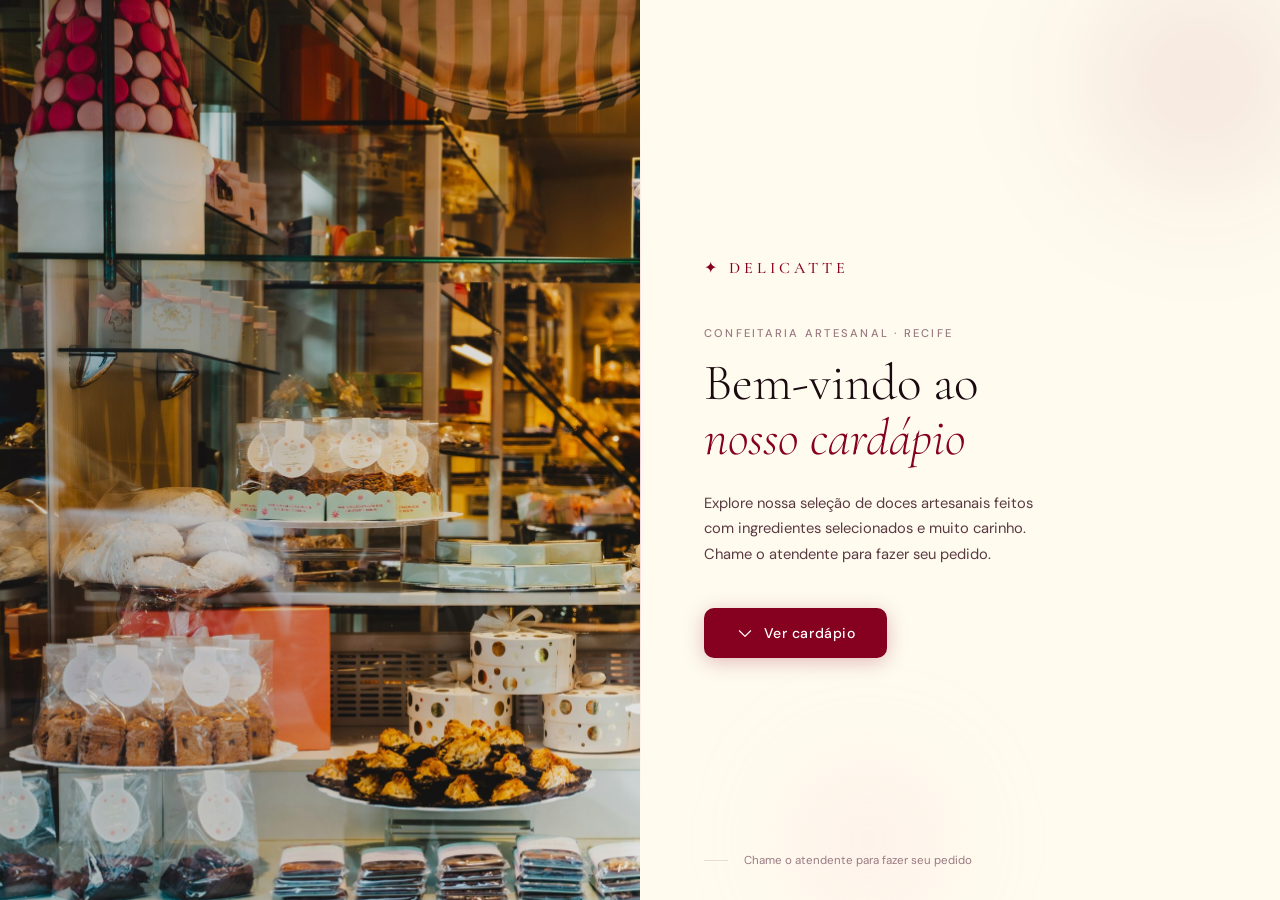
<file: index.html>
<!DOCTYPE html>
<html lang="pt-BR">
<head>
  <meta charset="UTF-8" />
  <meta name="viewport" content="width=device-width, initial-scale=1.0" />
  <title>Delicatte — Bem-vindo</title>
  <link rel="stylesheet" href="css/capa.css" />
  <link rel="preconnect" href="https://fonts.googleapis.com" />
  <link rel="preconnect" href="https://fonts.gstatic.com" crossorigin />
  <link href="https://fonts.googleapis.com/css2?family=Cormorant+Garamond:ital,wght@0,300;0,400;0,600;1,300;1,400&family=DM+Sans:opsz,wght@9..40,300;9..40,400;9..40,500&display=swap" rel="stylesheet" />
</head>
<body>

  <div class="capa">

    <figure class="capa-imagem">
      <img src="assets/img/about.jpg" alt="Vitrine da Delicatte Confeitaria" />
    </figure>

    <main class="capa-conteudo">
      <!-- Efeito decorativo de luz — sem significado semântico -->
      <div class="capa-lights" aria-hidden="true"></div>

      <div class="capa-inner">
        <p class="capa-logo">
          <span aria-hidden="true">✦</span>
          Delicatte
        </p>

        <p class="capa-eyebrow">Confeitaria artesanal · Recife</p>
        <h1 class="capa-titulo">
          Bem-vindo ao
          <em>nosso cardápio</em>
        </h1>

        <p class="capa-desc">
          Explore nossa seleção de doces artesanais feitos
          com ingredientes selecionados e muito carinho.
          Chame o atendente para fazer seu pedido.
        </p>

        <a href="cardapio.html" class="capa-btn">
          <svg xmlns="http://www.w3.org/2000/svg" width="18" height="18" viewBox="0 0 256 256" fill="currentColor" aria-hidden="true">
            <path d="M213.66,101.66l-80,80a8,8,0,0,1-11.32,0l-80-80A8,8,0,0,1,53.66,90.34L128,164.69l74.34-74.35a8,8,0,0,1,11.32,11.32Z"/>
          </svg>
          Ver cardápio
        </a>

      </div>

      <footer class="capa-footer" aria-hidden="true">
        Chame o atendente para fazer seu pedido
      </footer>

    </main>

  </div>

</body>
</html>
</file>
<file: css/capa.css>
/* ══════════════════════════════════════════════════════
   DELICATTE — capa.css
   Desktop: split lateral (imagem esquerda | conteúdo direita)
   Mobile:  imagem full + overlay + conteúdo sobreposto
══════════════════════════════════════════════════════ */

@import './global.css';

html, body {
  height: 100%;
  overflow: hidden;
}

/* ── LAYOUT SPLIT ───────────────────────────────────── */
.capa {
  display: grid;
  grid-template-columns: 1fr 1fr;
  height: 100vh;
  height: 100dvh;
}

/* ── IMAGEM ─────────────────────────────────────────── */
.capa-imagem {
  position: relative;
  overflow: hidden;
}

.capa-imagem img {
  width: 100%;
  height: 100%;
  object-fit: cover;
  object-position: center;
  transform: scale(1.04);
}

.capa-imagem::after {
  content: '';
  position: absolute;
  inset: 0;
  background: linear-gradient(to right, rgba(26,10,15,.15), transparent);
}

/* ── CONTEÚDO ───────────────────────────────────────── */
.capa-conteudo {
  display: flex;
  flex-direction: column;
  justify-content: center;
  padding: 4rem 4rem 3rem;
  background: var(--cream);
  position: relative;
}

.capa-conteudo::before {
  content: '';
  position: absolute;
  left: 0; top: 10%; bottom: 10%;
  width: 1px;
  background: linear-gradient(to bottom, transparent, var(--blush), transparent);
}

/* Luzes decorativas estáticas */
.capa-lights {
  position: absolute;
  inset: 0;
  pointer-events: none;
  overflow: hidden;
  z-index: 0;
}

.capa-lights::before {
  content: '';
  position: absolute;
  width: 320px; height: 320px;
  border-radius: 50%;
  background: radial-gradient(circle, rgba(134,1,32,.12), transparent 70%);
  filter: blur(60px);
  top: -80px; right: -80px;
}

.capa-lights::after {
  content: '';
  position: absolute;
  width: 200px; height: 200px;
  border-radius: 50%;
  background: radial-gradient(circle, rgba(250,209,218,.4), transparent 70%);
  filter: blur(50px);
  bottom: -40px; left: 20%;
}

.capa-inner {
  position: relative;
  z-index: 1;
}

.capa-logo {
  font-family: var(--font-display);
  font-size: 1rem;
  font-weight: 500;
  letter-spacing: .25em;
  text-transform: uppercase;
  color: var(--crimson);
  display: flex;
  align-items: center;
  gap: .5rem;
  margin-bottom: 3rem;
}

.capa-eyebrow {
  font-size: .7rem;
  font-weight: 500;
  letter-spacing: .2em;
  text-transform: uppercase;
  color: var(--text-muted);
  margin-bottom: 1rem;
}

.capa-titulo {
  font-family: var(--font-display);
  font-size: clamp(2.6rem, 4vw, 4rem);
  font-weight: 300;
  line-height: 1.08;
  color: var(--text-1);
  margin-bottom: 1.5rem;
}

.capa-titulo em {
  font-style: italic;
  color: var(--crimson);
  display: block;
}

.capa-desc {
  font-size: .92rem;
  color: var(--text-2);
  line-height: 1.75;
  max-width: 340px;
  margin-bottom: 2.5rem;
}

/* ── BOTÃO — <a> puro, zero JS ──────────────────────── */
/*
  href="cardapio.html" — navegação HTML nativa.
  Na fase com JS, o script pode interceptar esse clique
  para fazer uma transição animada, mas o link funciona
  mesmo sem JS nenhum.
*/
.capa-btn {
  display: inline-flex;
  align-items: center;
  gap: .6rem;
  background: var(--crimson);
  color: #fff;
  padding: 1rem 2rem;
  border-radius: var(--radius-md);
  font-size: .88rem;
  font-weight: 500;
  letter-spacing: .04em;
  transition: background var(--t), transform var(--t), box-shadow var(--t);
  box-shadow: 0 4px 20px rgba(134,1,32,.25);
  align-self: flex-start;
}

.capa-btn:hover {
  background: var(--crimson-dark);
  transform: translateY(-2px);
  box-shadow: 0 8px 28px rgba(134,1,32,.35);
}

.capa-footer {
  position: absolute;
  bottom: 2rem;
  left: 4rem;
  right: 2rem;
  font-size: .72rem;
  color: var(--text-muted);
  display: flex;
  align-items: center;
  gap: 1rem;
}

.capa-footer::before {
  content: '';
  display: block;
  width: 24px; height: 1px;
  background: var(--border);
  flex-shrink: 0;
}

/* ── MOBILE ─────────────────────────────────────────── */
@media (max-width: 767px) {
  .capa { grid-template-columns: 1fr; position: relative; }

  .capa-imagem {
    position: absolute;
    inset: 0;
    z-index: 0;
  }

  .capa-imagem::after {
    background: linear-gradient(
      to top,
      rgba(26,10,15,.88) 0%,
      rgba(26,10,15,.5) 50%,
      rgba(26,10,15,.2) 100%
    );
  }

  .capa-conteudo {
    position: absolute;
    inset: 0;
    z-index: 1;
    background: transparent;
    padding: 2.5rem 1.75rem 3rem;
    justify-content: flex-end;
  }

  .capa-conteudo::before { display: none; }

  .capa-logo        { color: rgba(255,251,239,.7); }
  .capa-eyebrow     { color: rgba(255,251,239,.5); }
  .capa-titulo      { color: #fffbef; font-size: 2.6rem; }
  .capa-titulo em   { color: var(--blush); }
  .capa-desc        { color: rgba(255,251,239,.72); max-width: 100%; }
  .capa-footer      { color: rgba(255,251,239,.4); left: 1.75rem; }
  .capa-footer::before { background: rgba(255,255,255,.2); }
  .capa-lights      { display: none; }

  .capa-btn {
    width: 100%;
    justify-content: center;
    padding: 1.1rem 2rem;
  }
}
</file>
